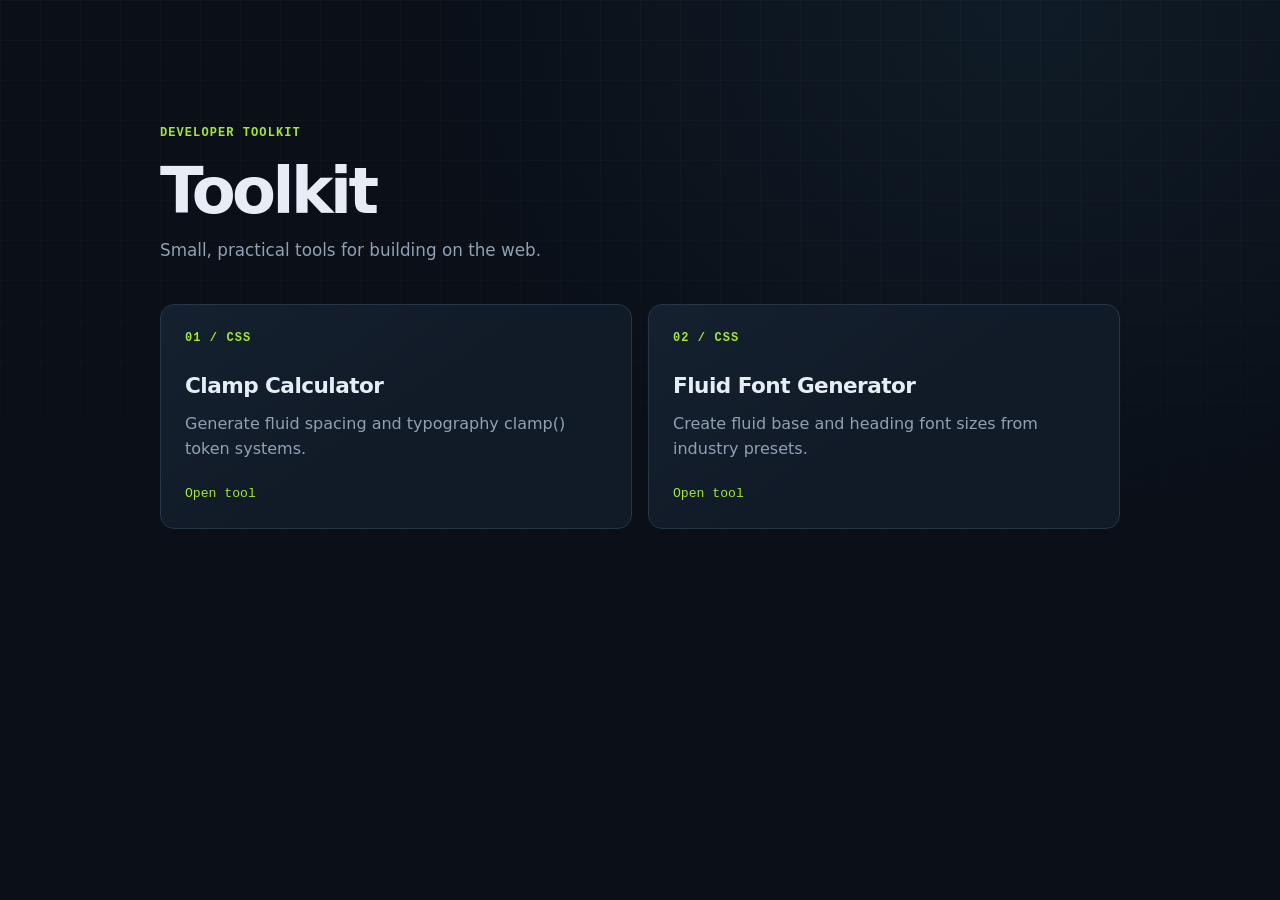
<file: index.html>
<!doctype html>
<html lang="en">
  <head>
    <meta charset="UTF-8" />
    <meta name="viewport" content="width=device-width, initial-scale=1.0" />
    <meta name="theme-color" content="#0a0f18" />
    <meta name="apple-mobile-web-app-capable" content="yes" />
    <meta name="apple-mobile-web-app-title" content="Toolkit" />
    <meta name="apple-mobile-web-app-status-bar-style" content="black-translucent" />
    <title>Toolkit</title>
    <link rel="icon" href="./assets/favicon.ico" sizes="any" />
    <link rel="manifest" href="./manifest.webmanifest" />
    <link rel="apple-touch-icon" href="./assets/pwa-icons/toolkit-apple-touch.png" />
    <link rel="stylesheet" href="./assets/css/style.css" />
    <script src="./assets/js/pwa.js" defer></script>
  </head>
  <body>
    <main class="site-shell">
      <header class="page-header">
        <p class="eyebrow">Developer toolkit</p>
        <h1>Toolkit</h1>
        <p class="page-intro">Small, practical tools for building on the web.</p>
      </header>

      <section class="tool-grid" aria-label="Available tools">
        <a class="tool-card" href="./clampCalculator/index.html">
          <span class="tool-card__index">01 / CSS</span>
          <span class="tool-card__title">Clamp Calculator</span>
          <span class="tool-card__description">
            Generate fluid spacing and typography clamp() token systems.
          </span>
          <span class="tool-card__action">Open tool</span>
        </a>
        <a class="tool-card" href="./fluidFontGenerator/index.html">
          <span class="tool-card__index">02 / CSS</span>
          <span class="tool-card__title">Fluid Font Generator</span>
          <span class="tool-card__description">
            Create fluid base and heading font sizes from industry presets.
          </span>
          <span class="tool-card__action">Open tool</span>
        </a>
      </section>
    </main>
  </body>
</html>
</file>
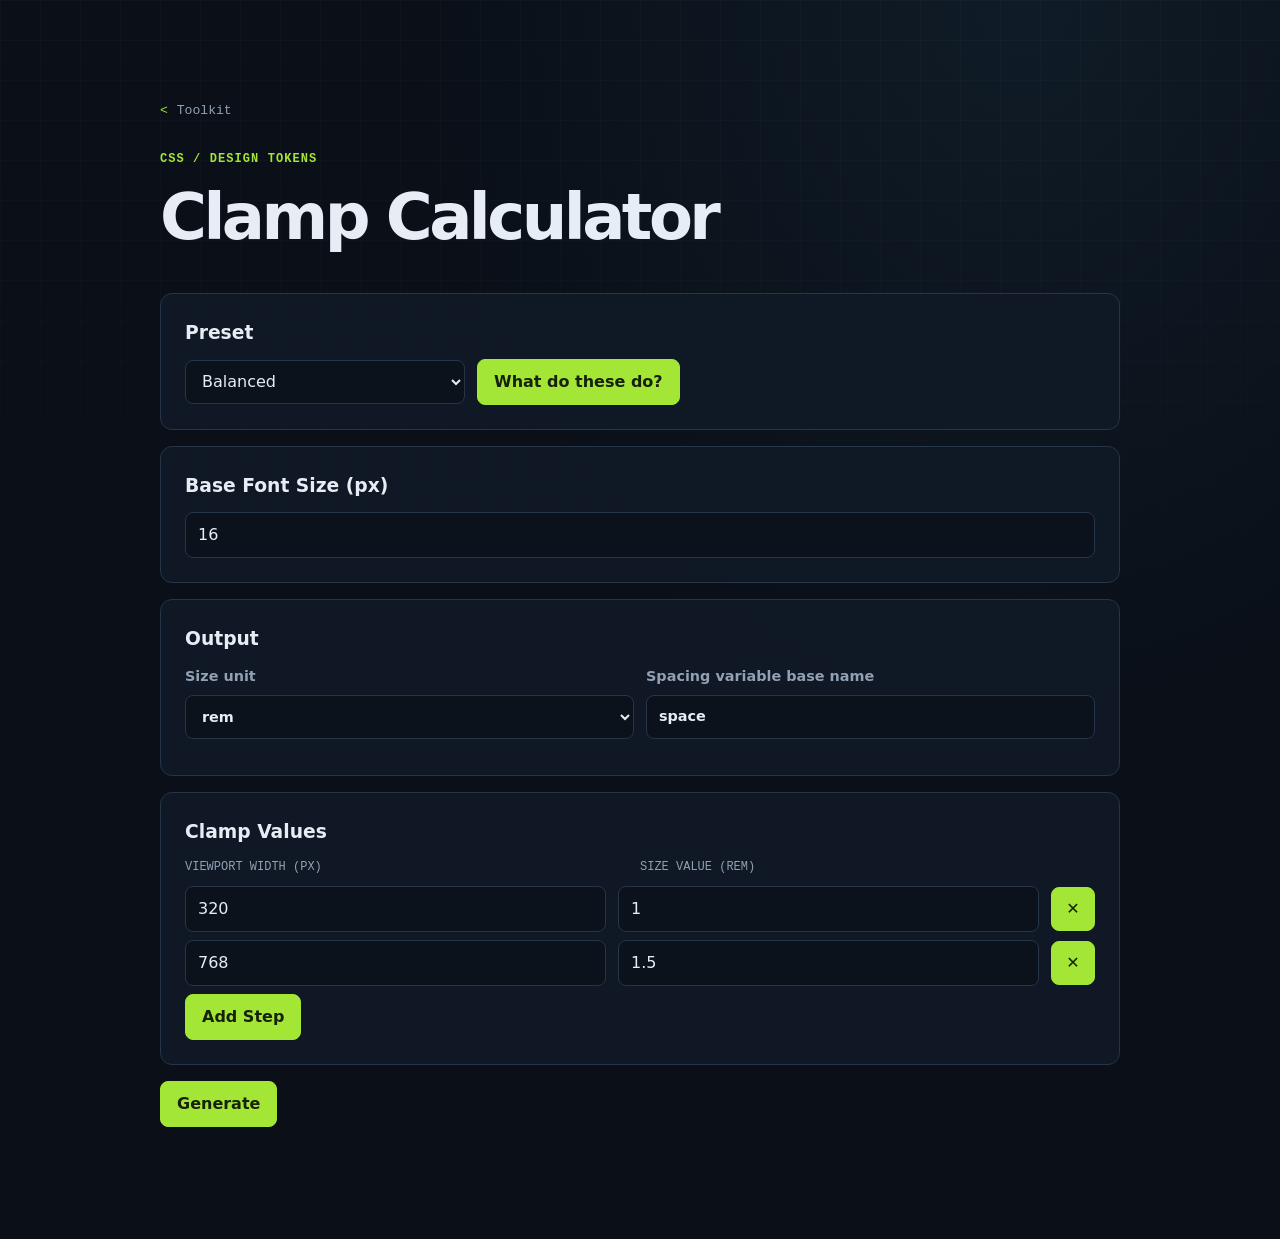
<file: clampCalculator/index.html>
<!doctype html>
<html lang="en">
  <head>
    <meta charset="UTF-8" />
    <meta name="viewport" content="width=device-width, initial-scale=1.0" />
    <meta name="theme-color" content="#0a0f18" />
    <meta name="apple-mobile-web-app-capable" content="yes" />
    <meta name="apple-mobile-web-app-title" content="Toolkit" />
    <meta name="apple-mobile-web-app-status-bar-style" content="black-translucent" />
    <title>Clamp Calculator</title>

    <link rel="icon" href="../assets/favicon.ico" sizes="any" />
    <link rel="manifest" href="../manifest.webmanifest" />
    <link rel="apple-touch-icon" href="../assets/pwa-icons/toolkit-apple-touch.png" />
    <link rel="stylesheet" href="../assets/css/style.css" />
    <script src="../assets/js/pwa.js" defer></script>
  </head>

  <body>
    <main class="site-shell">
      <a class="breadcrumb" href="../index.html">Toolkit</a>
      <header class="page-header">
        <p class="eyebrow">CSS / Design tokens</p>
        <h1>Clamp Calculator</h1>
      </header>

      <!-- PRESET -->
      <div class="section">
        <h3>Preset</h3>
        <div class="preset-wrapper">
          <select id="preset">
            <option value="compact">Compact</option>
            <option value="balanced" selected>Balanced</option>
            <option value="wide">Wide</option>
          </select>
          <button onclick="openPresetModal()">What do these do?</button>
        </div>
      </div>

      <!-- BASE FONT -->
      <div class="section">
        <h3>Base Font Size (px)</h3>
        <input type="number" id="base" value="16" />
      </div>

      <!-- OUTPUT OPTIONS -->
      <div class="section">
        <h3>Output</h3>
        <div class="field-grid">
          <label
            >Size unit
            <select id="unit" onchange="updateUnitLabel()">
              <option value="rem">rem</option>
              <option value="px">px</option>
            </select>
          </label>
          <label
            >Spacing variable base name
            <input type="text" id="spaceName" value="space" spellcheck="false" />
          </label>
        </div>
      </div>

      <!-- INPUT -->
      <div class="section">
        <h3>Clamp Values</h3>
        <div class="titles">
          <h4>Viewport Width (px)</h4>
          <h4 id="sizeTitle">Size Value (rem)</h4>
        </div>
        <div id="points"></div>
        <button onclick="addRow()">Add Step</button>
      </div>

      <button class="generate-button" onclick="generate()">Generate</button>

      <div id="output" class="section output-container"></div>

      <div id="presetModal" class="modal hidden">
        <div class="modal-content">
          <button class="close-btn" onclick="closePresetModal()">✕</button>

          <div class="modal-content-inner">
            <h2>Preset Behavior Explained</h2>

            <p>
              Presets do NOT change breakpoints or structure. They only adjust
              the intensity of scaling across the system.
            </p>

            <hr />

            <h3>Compact</h3>
            <ul>
              <li>Reduces spacing growth (0.85×)</li>
              <li>Flatter, denser scaling curve</li>
            </ul>

            <h3>Balanced (Default)</h3>
            <ul>
              <li>No scaling modification (1×)</li>
              <li>Pure interpolation between breakpoints</li>
            </ul>

            <h3>Wide</h3>
            <ul>
              <li>Increases spacing growth (1.2×)</li>
              <li>More aggressive responsive scaling</li>
            </ul>

            <hr />

            <p>
              ⚠️ Presets affect slope magnitude only — not the math model itself.
            </p>
          </div>
        </div>
      </div>
    </main>

    <script>
      // ----------------------
      // STATE
      // ----------------------
      const presets = {
        compact: { space: 0.85 },
        balanced: { space: 1 },
        wide: { space: 1.2 },
      };

      // init
      addRow(320, 1);
      addRow(768, 1.5);

      function base() {
        return parseFloat(document.getElementById("base").value);
      }

      function rem(px) {
        return px / base();
      }

      function unit() {
        return document.getElementById("unit").value;
      }

      function varBase(id, fallback) {
        const cleaned = document
          .getElementById(id)
          .value.trim()
          .replace(/^-+/, "")
          .replace(/[^a-zA-Z0-9_-]+/g, "-");
        return `--${cleaned || fallback}`;
      }

      function updateUnitLabel() {
        document.getElementById("sizeTitle").textContent =
          `Size Value (${unit()})`;
      }

      function addRow(px = 1024, val = 2) {
        const el = document.createElement("div");
        el.className = "row";
        el.innerHTML = `
        <input type="number" value="${px}">
        <input type="number" value="${val}">
        <button onclick="this.parentElement.remove()">✕</button>
    `;
        document.getElementById("points").appendChild(el);
      }

      // ----------------------
      // GENERATE CORE
      // ----------------------
      function generate() {
        const preset = presets[document.getElementById("preset").value];

        const rows = [...document.querySelectorAll("#points .row")];
        const u = unit();
        const spaceBase = varBase("spaceName", "space");

        // `rem` holds the viewport position in the selected unit (px or rem)
        const points = rows
          .map((r) => ({
            px: +r.children[0].value,
            val: +r.children[1].value,
            rem: u === "px" ? +r.children[0].value : rem(+r.children[0].value),
          }))
          .filter((p) => !isNaN(p.px) && !isNaN(p.val) && !isNaN(p.rem))
          .sort((a, b) => a.px - b.px);
        let spaceTokens = [];

        for (let i = 0; i < points.length - 1; i++) {
          const a = points[i];
          const b = points[i + 1];

          // =========================
          // SPACING SYSTEM
          // =========================
          const mSpace = (b.val - a.val) / (b.rem - a.rem);
          const bSpace = a.val - mSpace * a.rem;
          const vwSpace = mSpace * 100 * preset.space;

          spaceTokens.push({
            name: `${spaceBase}-${i + 1}`,
            clamp: `clamp(
  ${a.val}${u},
  calc(${vwSpace.toFixed(4)}vw + ${bSpace.toFixed(4)}${u}),
  ${b.val}${u}
)`,

            breakdown: {
              steps: [
                {
                  title: u === "px" ? "Viewport positions" : "px → rem conversion",
                  formula:
                    u === "px" ? "x = viewport px" : "rem = px ÷ baseFontSize",
                  explanation:
                    u === "px"
                      ? `A: ${a.px}px
B: ${b.px}px`
                      : `A: ${a.px}px ÷ base = ${a.rem.toFixed(4)}rem
B: ${b.px}px ÷ base = ${b.rem.toFixed(4)}rem`,
                },

                {
                  title: "Slope (m)",
                  formula: "m = (y₂ - y₁) ÷ (x₂ - x₁)",
                  explanation: `m = (${b.val} - ${a.val}) ÷ (${b.rem.toFixed(4)} - ${a.rem.toFixed(4)})
m = ${mSpace.toFixed(6)}`,
                },

                {
                  title: "Intercept (b)",
                  formula: "b = y₁ - m × x₁",
                  explanation: `b = ${a.val} - (${mSpace.toFixed(6)} × ${a.rem.toFixed(4)})
b = ${bSpace.toFixed(6)}`,
                },

                {
                  title: "VW conversion",
                  formula: "vw = m × 100 × multiplier",
                  explanation: `vw = ${mSpace.toFixed(6)} × 100 × ${preset.space}
vw = ${vwSpace.toFixed(4)}vw`,
                },

                {
                  title: "Final clamp",
                  formula: "clamp(min, calc(vw + b), max)",
                  explanation: `clamp(${a.val}${u}, calc(${vwSpace.toFixed(4)}vw + ${bSpace.toFixed(6)}${u}), ${b.val}${u})`,
                },
              ],
            },
          });
        }

        render(spaceTokens);
      }
      // ----------------------
      // RENDER
      // ----------------------
      function render(space) {
        const spaceWrap = document.getElementById("spaceRoot")?.checked ?? true;

        const spaceCSS = space
          .map((t) => `  ${t.name}: ${t.clamp};`)
          .join("\n");

        const spaceOut = spaceWrap ? `:root {\n${spaceCSS}\n}` : spaceCSS;

        document.getElementById("output").innerHTML = `

<h2>Spacing Tokens</h2>
<label><input type="checkbox" id="spaceRoot" ${spaceWrap ? "checked" : ""} onchange="generate()"> :root wrapper</label>

<div class="copy-box">
<pre id="spaceCode">${spaceOut}</pre>
<button onclick="copy('spaceCode')">Copy</button>
</div>

<details class="accordion">
<summary>Spacing Breakdown</summary>
<div class="accordion__body">

${space
  .map(
    (t, i) => `
<div class="section">
<strong>Space ${i + 1}</strong><br><br>

${t.breakdown.steps
  .map(
    (step) => `
<b>${step.title}</b><br>
Formula: <code>${step.formula}</code><br>
<pre>${step.explanation}</pre><br>
`,
  )
  .join("")}

</div>
`,
  )
  .join("")}
</div>
</details>
`;
      }

      // ----------------------
      // UI helpers
      // ----------------------
      function presetSelect() {
        return document.getElementById("preset");
      }

      function copy(id) {
        navigator.clipboard.writeText(document.getElementById(id).innerText);
      }

      function openPresetModal() {
        document.getElementById("presetModal").classList.remove("hidden");
      }

      function closePresetModal() {
        document.getElementById("presetModal").classList.add("hidden");
      }

      // click outside to close
      document.addEventListener("click", (e) => {
        const modal = document.getElementById("presetModal");
        if (e.target === modal) {
          closePresetModal();
        }
      });
    </script>
  </body>
</html>
</file>
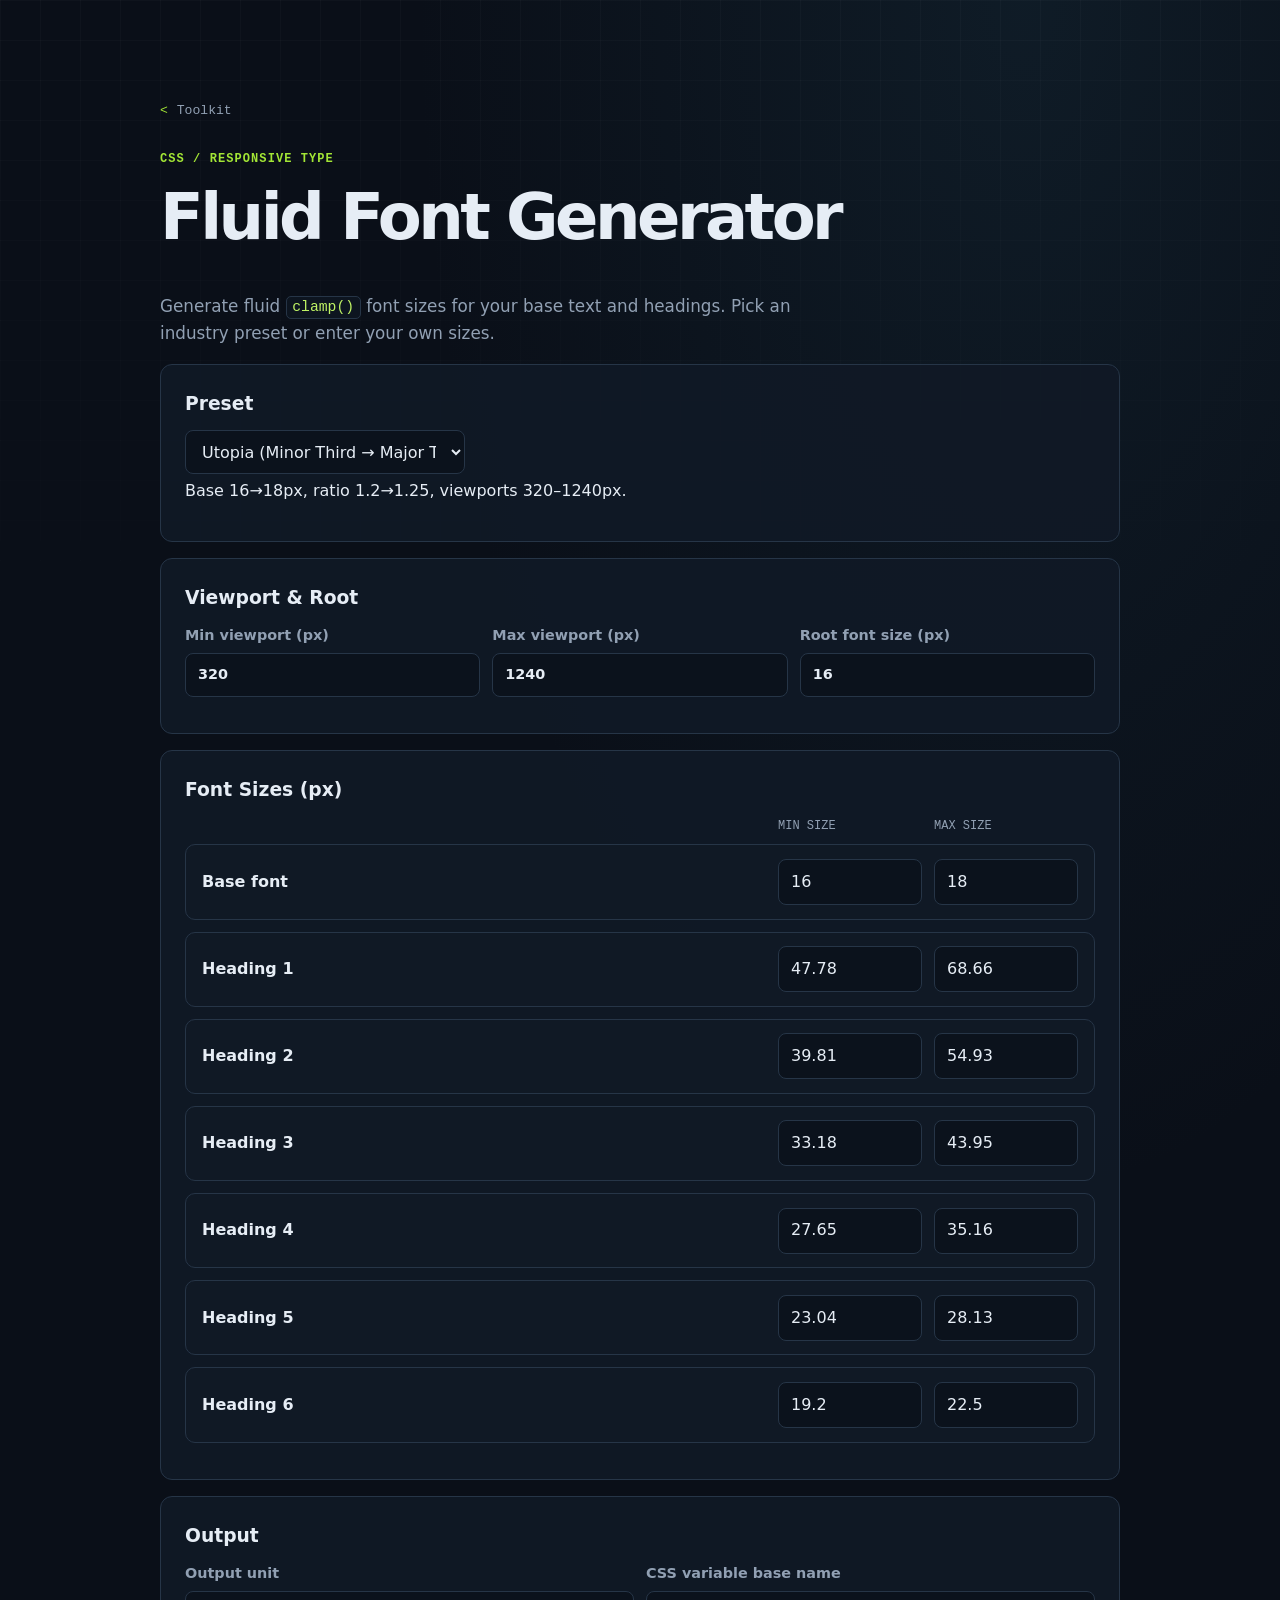
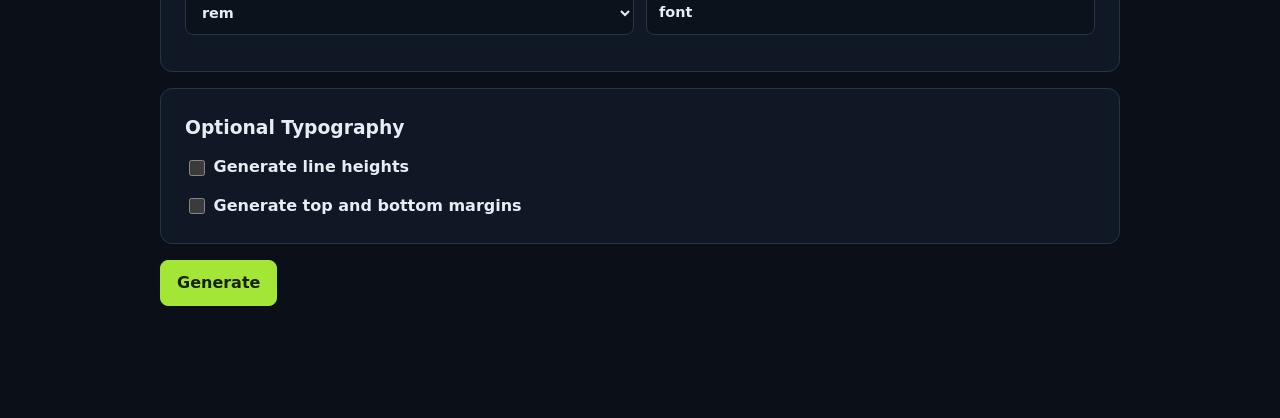
<file: fluidFontGenerator/index.html>
<!doctype html>
<html lang="en">
  <head>
    <meta charset="UTF-8" />
    <meta name="viewport" content="width=device-width, initial-scale=1.0" />
    <meta name="theme-color" content="#0a0f18" />
    <meta name="apple-mobile-web-app-capable" content="yes" />
    <meta name="apple-mobile-web-app-title" content="Toolkit" />
    <meta name="apple-mobile-web-app-status-bar-style" content="black-translucent" />
    <title>Fluid Font Generator</title>
    <link rel="icon" href="../assets/favicon.ico" sizes="any" />
    <link rel="manifest" href="../manifest.webmanifest" />
    <link rel="apple-touch-icon" href="../assets/pwa-icons/toolkit-apple-touch.png" />
    <link rel="stylesheet" href="../assets/css/style.css" />
    <style>
      /* Mirror .form-group's layout so titles sit above the inputs */
      .sizes-titles {
        grid-template-columns: minmax(0, 1fr) minmax(0, 300px);
        gap: 1rem;
        padding: 0 calc(1rem + 1px);
      }
      .sizes-titles__cols,
      #sizes .row {
        display: grid;
        grid-template-columns: minmax(0, 1fr) minmax(0, 1fr);
        gap: 0.75rem;
      }
      #sizes .row {
        margin-bottom: 0;
      }
      @media (max-width: 600px) {
        .sizes-titles {
          grid-template-columns: 1fr;
        }
        .sizes-titles > span {
          display: none;
        }
      }
    </style>
    <script src="../assets/js/pwa.js" defer></script>
  </head>

  <body>
    <main class="site-shell">
      <a class="breadcrumb" href="../index.html">Toolkit</a>
      <header class="page-header">
        <p class="eyebrow">CSS / Responsive type</p>
        <h1>Fluid Font Generator</h1>
      </header>

      <p class="page-intro">
        Generate fluid <code>clamp()</code> font sizes for your base text and
        headings. Pick an industry preset or enter your own sizes.
      </p>

      <div class="section">
        <h3>Preset</h3>
        <div class="preset-wrapper">
          <select id="preset" aria-label="Font preset">
            <option value="custom">Custom</option>
          </select>
        </div>
        <p id="presetNote" class="type-sample"></p>
      </div>

      <div class="section">
        <h3>Viewport &amp; Root</h3>
        <div class="field-grid">
          <label>Min viewport (px)<input type="number" id="minViewport" value="320" /></label>
          <label>Max viewport (px)<input type="number" id="maxViewport" value="1240" /></label>
          <label>Root font size (px)<input type="number" id="rootSize" value="16" /></label>
        </div>
      </div>

      <div class="section">
        <h3>Font Sizes (px)</h3>
        <div class="titles sizes-titles">
          <span></span>
          <div class="sizes-titles__cols">
            <h4>Min size</h4>
            <h4>Max size</h4>
          </div>
        </div>
        <div id="sizes"></div>
      </div>

      <div class="section">
        <h3>Output</h3>
        <div class="field-grid">
          <label
            >Output unit
            <select id="unit">
              <option value="rem">rem</option>
              <option value="px">px</option>
            </select>
          </label>
          <label
            >CSS variable base name
            <input type="text" id="baseName" value="font" spellcheck="false" />
          </label>
        </div>
      </div>

      <div class="section">
        <h3>Optional Typography</h3>
        <label><input type="checkbox" id="includeLineHeight" /> Generate line heights</label>
        <div id="lineHeightOptions" class="typography-options" hidden>
          <div class="field-grid">
            <label>Line-height multiplier
              <input type="number" id="lineHeight" value="1.2" min="0.01" step="0.01" />
            </label>
          </div>
          <p class="option-note">Applied to every font as an em value (for example, 1.2 produces 1.2em).</p>
        </div>
        <label><input type="checkbox" id="includeMargins" /> Generate top and bottom margins</label>
        <div id="marginOptions" class="typography-options" hidden>
          <div class="field-grid">
            <label>Margin values
              <select id="marginMode">
                <option value="preset">Use font preset margins</option>
                <option value="custom">Custom fluid margins</option>
              </select>
            </label>
            <label>Margin variable base name
              <input type="text" id="marginBaseName" value="margin" spellcheck="false" />
            </label>
          </div>
          <p id="marginNote" class="option-note"></p>
          <p class="option-note">Preset references: <a href="https://getbootstrap.com/docs/5.3/content/reboot/#headings">Bootstrap Reboot</a> and <a href="https://tailwindcss.com/docs/preflight">Tailwind Preflight</a>.</p>
          <div id="marginInputs" hidden>
            <p class="option-note">Enter non-negative pixel values at the minimum and maximum viewports.</p>
            <div id="margins"></div>
          </div>
        </div>
      </div>

      <button id="generate" class="generate-button">Generate</button>

      <div id="output" class="output" hidden></div>
    </main>

    <script>
      const STEPS = [
        { key: "base", label: "Base font", name: "--font-base" },
        { key: "h1", label: "Heading 1", name: "--font-h1" },
        { key: "h2", label: "Heading 2", name: "--font-h2" },
        { key: "h3", label: "Heading 3", name: "--font-h3" },
        { key: "h4", label: "Heading 4", name: "--font-h4" },
        { key: "h5", label: "Heading 5", name: "--font-h5" },
        { key: "h6", label: "Heading 6", name: "--font-h6" },
      ];

      const r2 = (n) => Math.round(n * 100) / 100;

      // h6 = base × ratio, up to h1 = base × ratio^6
      function scale(base, ratio) {
        const out = { base: r2(base) };
        ["h6", "h5", "h4", "h3", "h2", "h1"].forEach((k, i) => {
          out[k] = r2(base * Math.pow(ratio, i + 1));
        });
        return out;
      }

      const PRESETS = {
        utopia: {
          label: "Utopia (Minor Third → Major Third)",
          note: "Base 16→18px, ratio 1.2→1.25, viewports 320–1240px.",
          viewport: [320, 1240],
          min: scale(16, 1.2),
          max: scale(18, 1.25),
        },
        minorThird: {
          label: "Minor Third (1.2)",
          note: "Base 16→18px with a constant 1.2 ratio.",
          viewport: [320, 1240],
          min: scale(16, 1.2),
          max: scale(18, 1.2),
        },
        majorThird: {
          label: "Major Third (1.25)",
          note: "Base 16→18px with a constant 1.25 ratio.",
          viewport: [320, 1240],
          min: scale(16, 1.25),
          max: scale(18, 1.25),
        },
        perfectFourth: {
          label: "Perfect Fourth (1.333)",
          note: "Base 16→20px with a constant 1.333 ratio.",
          viewport: [320, 1240],
          min: scale(16, 1.333),
          max: scale(20, 1.333),
        },
        bootstrap: {
          label: "Bootstrap 5",
          note: "Bootstrap's heading sizes (h1 2.5rem … h6 1rem), scaled down on small screens.",
          viewport: [576, 1200],
          min: { base: 16, h1: 22, h2: 20, h3: 18, h4: 16, h5: 16, h6: 16 },
          max: { base: 16, h1: 40, h2: 32, h3: 28, h4: 24, h5: 20, h6: 16 },
        },
        tailwind: {
          label: "Tailwind CSS",
          note: "Base text-base, headings text-4xl … text-lg, scaled down on small screens.",
          viewport: [640, 1280],
          min: { base: 16, h1: 30, h2: 24, h3: 20, h4: 18, h5: 16, h6: 14 },
          max: { base: 16, h1: 36, h2: 30, h3: 24, h4: 20, h5: 18, h6: 16 },
        },
        material: {
          label: "Material Design 3",
          note: "Body large 16px with headline sizes (small → large).",
          viewport: [360, 1440],
          min: { base: 16, h1: 32, h2: 28, h3: 24, h4: 22, h5: 20, h6: 16 },
          max: { base: 16, h1: 57, h2: 45, h3: 36, h4: 32, h5: 28, h6: 24 },
        },
      };

      const $ = (id) => document.getElementById(id);

      // Build form
      $("sizes").innerHTML = STEPS.map(
        (s) => `
        <div class="form-group">
          <label for="min-${s.key}">${s.label}</label>
          <div class="row">
            <input type="number" id="min-${s.key}" step="0.01" aria-label="${s.label} min px" />
            <input type="number" id="max-${s.key}" step="0.01" aria-label="${s.label} max px" />
          </div>
        </div>`,
      ).join("");

      $("margins").innerHTML = STEPS.map(
        (s) => `
        <div class="form-group">
          <strong>${s.label}</strong>
          <div class="margin-fields">
            ${["top", "bottom"].map((side) => `
              <label>${side === "top" ? "Top" : "Bottom"} min (px)
                <input type="number" id="margin-${s.key}-${side}-min" aria-label="${s.label} ${side} margin min px" min="0" step="0.01" value="0" />
              </label>
              <label>${side === "top" ? "Top" : "Bottom"} max (px)
                <input type="number" id="margin-${s.key}-${side}-max" aria-label="${s.label} ${side} margin max px" min="0" step="0.01" value="0" />
              </label>`).join("")}
          </div>
        </div>`,
      ).join("");

      const previewColors = { lineHeight: false, margins: false };
      let rootWrapper = true;
      let previewViewport;

      function updateOptions() {
        $("lineHeightOptions").hidden = !$("includeLineHeight").checked;
        $("marginOptions").hidden = !$("includeMargins").checked;
        $("marginInputs").hidden = $("marginMode").value !== "custom";
        const preset = $("preset").value;
        $("marginNote").textContent = $("marginMode").value === "custom"
          ? "Custom values interpolate between the viewport endpoints."
          : preset === "bootstrap"
            ? "Bootstrap Reboot: zero top margin; bottom margin is 1rem for paragraphs and 0.5rem for headings."
            : preset === "tailwind"
              ? "Tailwind Preflight removes the default margins from paragraphs and headings."
              : "Suggested fallback: zero top margin; 1rem bottom for base text and 0.5rem for headings. This is not a preset standard.";
      }

      Object.entries(PRESETS).forEach(([key, p]) => {
        $("preset").add(new Option(p.label, key));
      });

      function applyPreset(key) {
        const p = PRESETS[key];
        $("presetNote").textContent = p ? p.note : "Enter your own values.";
        updateOptions();
        if (!p) return;
        $("minViewport").value = p.viewport[0];
        $("maxViewport").value = p.viewport[1];
        STEPS.forEach((s) => {
          $(`min-${s.key}`).value = p.min[s.key];
          $(`max-${s.key}`).value = p.max[s.key];
        });
      }

      $("preset").addEventListener("change", (e) => {
        applyPreset(e.target.value);
        if (!$("output").hidden) generate();
      });

      // Switch to Custom when the user edits a value manually
      document.addEventListener("input", (e) => {
        if (
          e.target.id !== "preset" &&
          !["unit", "baseName"].includes(e.target.id) &&
          (e.target.closest("#sizes") ||
            ["minViewport", "maxViewport", "rootSize"].includes(e.target.id))
        ) {
          $("preset").value = "custom";
          $("presetNote").textContent = "Enter your own values.";
          updateOptions();
        }
      });

      const sign = (n) => (n >= 0 ? "+" : "-");

      function varBase(id, fallback) {
        const cleaned = $(id)
          .value.trim()
          .replace(/^-+/, "")
          .replace(/[^a-zA-Z0-9_-]+/g, "-");
        return `--${cleaned || fallback}`;
      }

      ["unit", "baseName"].forEach((id) =>
        $(id).addEventListener("input", () => {
          if (!$("output").hidden) generate();
        }),
      );

      ["includeLineHeight", "includeMargins", "marginMode"].forEach((id) =>
        $(id).addEventListener("change", () => {
          updateOptions();
          if (!$("output").hidden) generate();
        }),
      );
      ["lineHeight", "marginBaseName", "margins"].forEach((id) =>
        $(id).addEventListener("input", () => {
          if (!$("output").hidden) generate();
        }),
      );

      function fluidValue(min, max, minVp, maxVp, root, unit) {
        const slope = (max - min) / (maxVp - minVp);
        const intercept = (min - slope * minVp) / (unit === "rem" ? root : 1);
        const divisor = unit === "rem" ? root : 1;
        const round = (n) => Number(n.toFixed(4));
        const start = round(Math.min(min, max) / divisor);
        const end = round(Math.max(min, max) / divisor);
        const offset = round(intercept);
        return `clamp(${start}${unit}, calc(${round(slope * 100)}vw ${sign(offset)} ${Math.abs(offset)}${unit}), ${end}${unit})`;
      }

      function previewValue(value, root) {
        return value
          .replace(/(-?\d*\.?\d+)rem\b/g, (_, number) => `${Number(number) * root}px`)
          .replace(/vw\b/g, "cqw");
      }

      function setupPreview(minVp, maxVp) {
        const ruler = $("previewRuler");
        const frame = $("previewFrame");
        const handle = $("previewHandle");
        const readout = $("previewWidth");

        previewViewport = Math.min(maxVp, Math.max(minVp, previewViewport ?? maxVp));

        function renderPreview() {
          frame.style.width = `${previewViewport}px`;
          const fraction = (previewViewport - minVp) / (maxVp - minVp);
          ruler.style.setProperty("--preview-position", `${fraction * 100}%`);
          ruler.style.setProperty("--preview-offset", `${-fraction * 100}%`);
          handle.setAttribute("aria-valuenow", previewViewport);
          handle.setAttribute("aria-valuetext", `${previewViewport} pixels`);
          readout.textContent = `${previewViewport} px`;
        }

        function setViewport(value) {
          previewViewport = Math.min(maxVp, Math.max(minVp, Math.round(value * 100) / 100));
          renderPreview();
        }

        ruler.addEventListener("pointerdown", (event) => {
          if (event.button !== 0) return;
          event.preventDefault();
          handle.focus();
          const bounds = ruler.getBoundingClientRect();
          const travel = bounds.width - handle.offsetWidth;
          if (travel <= 0) return;
          if (!handle.contains(event.target)) {
            setViewport(minVp + (event.clientX - bounds.left - handle.offsetWidth / 2) / travel * (maxVp - minVp));
          }
          const startX = event.clientX;
          const startViewport = previewViewport;
          ruler.setPointerCapture(event.pointerId);
          function move(moveEvent) {
            setViewport(startViewport + (moveEvent.clientX - startX) / travel * (maxVp - minVp));
          }
          function end() {
            ruler.removeEventListener("pointermove", move);
            ruler.removeEventListener("pointerup", end);
            ruler.removeEventListener("pointercancel", end);
            ruler.removeEventListener("lostpointercapture", end);
          }
          ruler.addEventListener("pointermove", move);
          ruler.addEventListener("pointerup", end);
          ruler.addEventListener("pointercancel", end);
          ruler.addEventListener("lostpointercapture", end);
        });
        handle.addEventListener("keydown", (event) => {
          const step = event.shiftKey ? 10 : 1;
          const values = {
            ArrowLeft: previewViewport - step,
            ArrowDown: previewViewport - step,
            ArrowRight: previewViewport + step,
            ArrowUp: previewViewport + step,
            PageDown: previewViewport - (maxVp - minVp) / 10,
            PageUp: previewViewport + (maxVp - minVp) / 10,
            Home: minVp,
            End: maxVp,
          };
          if (Object.hasOwn(values, event.key)) {
            event.preventDefault();
            setViewport(values[event.key]);
          }
        });
        renderPreview();
      }

      function generate() {
        const minVp = parseFloat($("minViewport").value);
        const maxVp = parseFloat($("maxViewport").value);
        const root = parseFloat($("rootSize").value);
        const out = $("output");
        out.hidden = false;

        if (!(root > 0) || !(maxVp > minVp) || !(minVp >= 0)) {
          out.innerHTML =
            "<p>Enter a root size above 0 and a max viewport larger than the min viewport.</p>";
          return;
        }

        const minVpRem = minVp / root;
        const maxVpRem = maxVp / root;

        const unit = $("unit").value;
        const prefix = varBase("baseName", "font");
        const includeLineHeight = $("includeLineHeight").checked;
        const includeMargins = $("includeMargins").checked;
        const lineHeight = Number($("lineHeight").value);
        if (includeLineHeight && (!$("lineHeight").value || !Number.isFinite(lineHeight) || lineHeight <= 0)) {
          out.innerHTML = "<p role=\"alert\">Enter a line-height multiplier above 0.</p>";
          return;
        }
        const marginPrefix = varBase("marginBaseName", "margin");
        const margins = {};
        if (includeMargins) {
          for (const s of STEPS) {
            margins[s.key] = {};
            for (const side of ["top", "bottom"]) {
              let min;
              let max;
              if ($("marginMode").value === "custom") {
                const minInput = $(`margin-${s.key}-${side}-min`);
                const maxInput = $(`margin-${s.key}-${side}-max`);
                min = Number(minInput.value);
                max = Number(maxInput.value);
                if (!minInput.value || !maxInput.value || !Number.isFinite(min) || !Number.isFinite(max) || min < 0 || max < 0) {
                  out.innerHTML = `<p role="alert">Enter non-negative ${side} margin values for ${s.label} at both viewports.</p>`;
                  return;
                }
              } else {
                min = max = side === "top" || $("preset").value === "tailwind"
                  ? 0
                  : root * (s.key === "base" ? 1 : 0.5);
              }
              margins[s.key][side] = fluidValue(min, max, minVp, maxVp, root, unit);
            }
          }
        }
        const tokens = [];
        for (const s of STEPS) {
          const minPx = parseFloat($(`min-${s.key}`).value);
          const maxPx = parseFloat($(`max-${s.key}`).value);
          if (isNaN(minPx) || isNaN(maxPx)) continue;

          const minRem = minPx / root;
          const maxRem = maxPx / root;
          const slope = (maxRem - minRem) / (maxVpRem - minVpRem);
          const vw = slope * 100;
          const intercept = minRem - slope * minVpRem;
          const rVw = Number(vw.toFixed(4));
          const rInt = Number(intercept.toFixed(4));
          const rMin = Number(minRem.toFixed(4));
          const rMax = Number(maxRem.toFixed(4));

          // px output scales the rem values back by the root size
          const k = unit === "px" ? root : 1;
          const oMin = Number((minRem * k).toFixed(4));
          const oMax = Number((maxRem * k).toFixed(4));
          const oInt = Number((intercept * k).toFixed(4));
          const clamp = `clamp(${oMin}${unit}, calc(${rVw}vw ${sign(oInt)} ${Math.abs(oInt)}${unit}), ${oMax}${unit})`;

          const minCheck = (vw * (minVp / 100)) / root + intercept;
          const maxCheck = (vw * (maxVp / 100)) / root + intercept;

          tokens.push({
            ...s,
            name: `${prefix}-${s.key}`,
            clamp,
            minPx,
            maxPx,
            html: `
<div class="step">
  <strong>${s.label} (${minPx}px → ${maxPx}px)</strong><br><br>
  <strong>1. Convert to rem</strong> (px ÷ root)<br>
  ${minVp}px ÷ ${root} = ${minVpRem.toFixed(4)}rem, ${maxVp}px ÷ ${root} = ${maxVpRem.toFixed(4)}rem<br>
  ${minPx}px ÷ ${root} = ${minRem.toFixed(4)}rem, ${maxPx}px ÷ ${root} = ${maxRem.toFixed(4)}rem<br><br>
  <strong>2. Slope</strong> = (maxSize - minSize) ÷ (maxViewportRem - minViewportRem)<br>
  = (${maxRem.toFixed(4)} - ${minRem.toFixed(4)}) ÷ (${maxVpRem.toFixed(4)} - ${minVpRem.toFixed(4)}) = ${slope.toFixed(6)}<br><br>
  <strong>3. vw coefficient</strong> = slope × 100 = ${rVw}<br><br>
  <strong>4. Intercept</strong> = minSize - (slope × minViewportRem)<br>
  = ${minRem.toFixed(4)} - (${slope.toFixed(6)} × ${minVpRem.toFixed(4)}) = ${rInt}rem<br><br>
  <strong>5. Clamp</strong><br>${clamp}<br><br>
  <strong>Verification</strong><br>
  At ${minVp}px: ${minCheck.toFixed(4)}rem ${Math.abs(minCheck - minRem) < 0.0001 ? "✅" : "❌"}<br>
  At ${maxVp}px: ${maxCheck.toFixed(4)}rem ${Math.abs(maxCheck - maxRem) < 0.0001 ? "✅" : "❌"}
</div>`,
          });
        }

        const vars = tokens.flatMap((t) => [
          `  ${t.name}: ${t.clamp};`,
          ...(includeLineHeight ? [`  ${t.name}-line-height: ${lineHeight}em;`] : []),
          ...(includeMargins ? ["top", "bottom"].map((side) =>
            `  ${marginPrefix}-${t.key}-${side}: ${margins[t.key][side]};`) : []),
        ]).join("\n");
        const css = rootWrapper ? `:root {\n${vars}\n}` : vars;

        out.innerHTML = `
<h2>Generated Font Sizes</h2>
<label><input type="checkbox" id="rootWrap" ${rootWrapper ? "checked" : ""}> :root wrapper</label>
${includeLineHeight || includeMargins ? `<p class="option-note">Use the generated variables in your font-size${includeLineHeight ? ", line-height" : ""}${includeMargins ? ", margin-top, and margin-bottom" : ""} declarations.${includeLineHeight ? " Apply line-height em values directly to each text element." : ""}</p>` : ""}
<div class="copy-box">
  <pre id="cssOutput"></pre>
  <button type="button" id="copyBtn">Copy</button>
</div>

<h2>Preview</h2>
${includeLineHeight ? `<label class="preview-toggle"><input type="checkbox" id="showLineHeight" ${previewColors.lineHeight ? "checked" : ""}> Highlight line-height area (blue)</label>` : ""}
${includeMargins ? `<label class="preview-toggle"><input type="checkbox" id="showMargins" ${previewColors.margins ? "checked" : ""}> Highlight margin areas (orange)</label>` : ""}
<div class="preview-toolbar">
  <span>Emulated viewport: <strong id="previewWidth"></strong></span>
  <span>Drag the control or use arrow keys to resize. The preview is actual size; scroll it horizontally to see the rest.</span>
</div>
<div id="previewRuler" class="preview-ruler">
  <button type="button" id="previewHandle" class="preview-handle" role="slider" aria-label="Emulated viewport width" aria-orientation="horizontal" aria-valuemin="${minVp}" aria-valuemax="${maxVp}"><span aria-hidden="true"></span></button>
</div>
<div class="preview-limits" aria-hidden="true">
  <span>${minVp} px</span><span>${maxVp} px</span>
</div>
<div id="previewStage" class="preview-stage">
<div id="previewFrame" class="preview-frame">
<div id="preview">
${tokens
  .map(
    (t) =>
      `<div class="preview-sample${includeMargins && previewColors.margins ? " preview-sample--margin" : ""}">
        <div class="type-sample${includeLineHeight && previewColors.lineHeight ? " type-sample--line-height" : ""}" style="font-size:${previewValue(t.clamp, root)};line-height:${includeLineHeight ? `${lineHeight}em` : "1.2"};${includeMargins ? `margin-top:${previewValue(margins[t.key].top, root)};margin-bottom:${previewValue(margins[t.key].bottom, root)};` : ""}">${t.label}</div>
      </div>`,
  )
  .join("")}
</div>
</div>
</div>

<details class="accordion">
  <summary>Equation Breakdown</summary>
  <div class="accordion__body">
    ${tokens.map((t) => t.html).join("")}
    <h3>Pattern</h3>
    <pre>
px → rem = px ÷ rootSize

slope =
(maxSize - minSize) /
(maxViewportRem - minViewportRem)

vwCoefficient =
slope × 100

intercept =
minSize - (slope × minViewportRem)

clamp(
    minSize,
    calc(vwCoefficientvw + intercept),
    maxSize
)</pre>
  </div>
</details>`;

        $("cssOutput").textContent = css;
        setupPreview(minVp, maxVp);
        $("rootWrap").addEventListener("change", (e) => {
          rootWrapper = e.target.checked;
          generate();
        });
        if (includeLineHeight) $("showLineHeight").addEventListener("change", (e) => {
          previewColors.lineHeight = e.target.checked;
          document.querySelectorAll("#preview .type-sample").forEach((sample) =>
            sample.classList.toggle("type-sample--line-height", previewColors.lineHeight),
          );
        });
        if (includeMargins) $("showMargins").addEventListener("change", (e) => {
          previewColors.margins = e.target.checked;
          document.querySelectorAll("#preview .preview-sample").forEach((sample) =>
            sample.classList.toggle("preview-sample--margin", previewColors.margins),
          );
        });
        $("copyBtn").addEventListener("click", async (e) => {
          const btn = e.currentTarget;
          try {
            await navigator.clipboard.writeText(css);
          } catch {
            const t = document.createElement("textarea");
            t.value = css;
            document.body.appendChild(t);
            t.select();
            document.execCommand("copy");
            t.remove();
          }
          btn.textContent = "Copied";
          setTimeout(() => (btn.textContent = "Copy"), 1500);
        });
      }

      $("generate").addEventListener("click", generate);
      $("preset").value = "utopia";
      applyPreset("utopia");
    </script>
  </body>
</html>
</file>
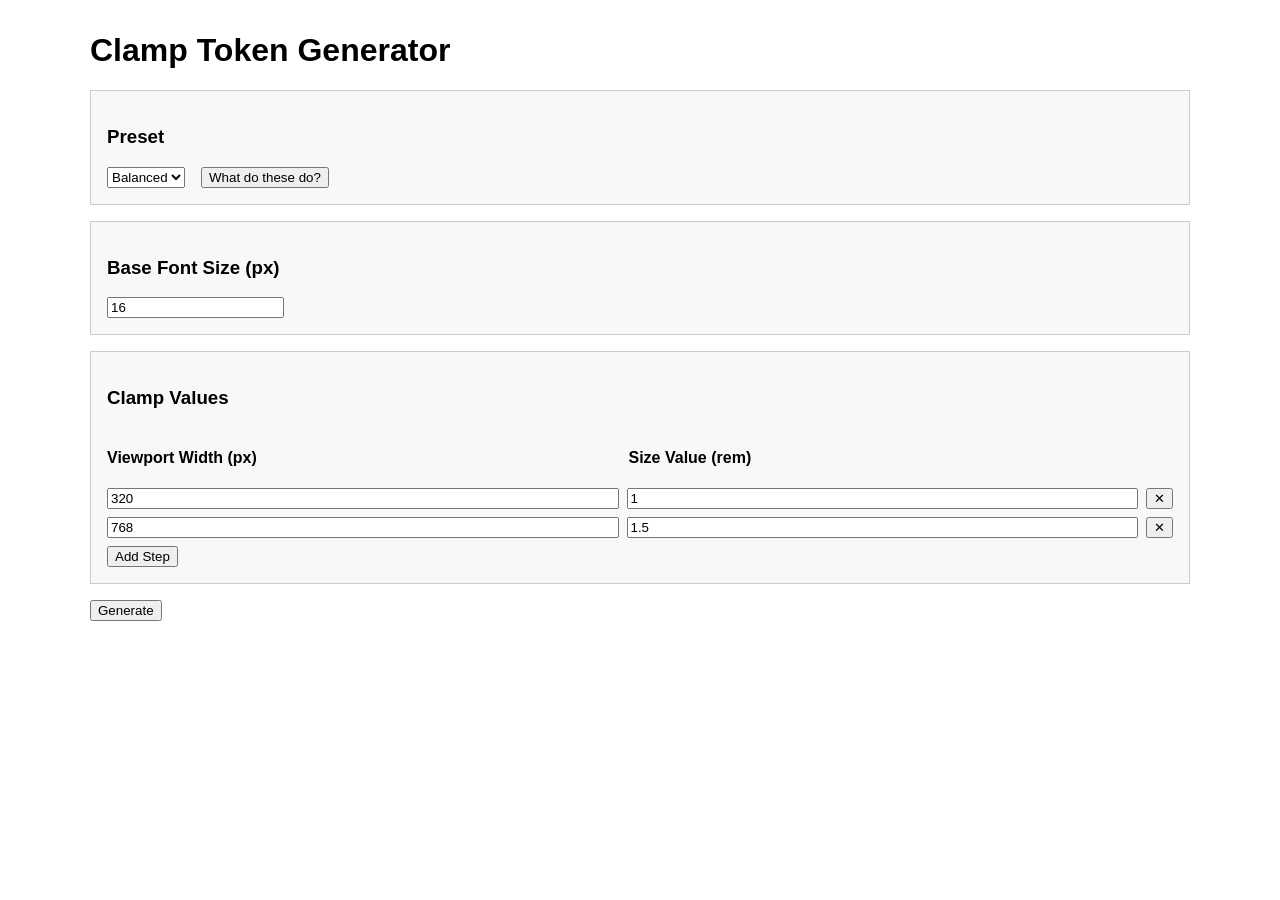
<file: fullSystem.html>
<!doctype html>
<html lang="en">
  <head>
    <meta charset="UTF-8" />
    <meta name="viewport" content="width=device-width, initial-scale=1.0" />
    <title>Clamp Token Generator</title>

    <style>
      body {
        font-family: Arial, sans-serif;
        max-width: 1100px;
        margin: 2rem auto;
        padding: 0 1rem;
      }

      .section {
        margin-top: 1rem;
        padding: 1rem;
        background: #f8f8f8;
        border: 1px solid #ccc;
      }

      .preset-wrapper {
        display: flex;
        gap: 1rem;
      }

      .titles {
        display: flex;
        width: calc(100% - 23px);
      }

      .titles * {
        width: 100%;
      }

      .row {
        display: flex;
        gap: 0.5rem;
        margin-bottom: 0.5rem;
      }

      .row input {
        width: 100%;
      }

      .generate-button {
        margin: 1rem 0;
      }

      .output-container:not(:has(h2)) {
        display: none;
      }

      .copy-box {
        display: flex;
        /* justify-content: space-between; */
        gap: 1rem;
      }

      .copy-box button {
        height: fit-content;
        margin-top: 12px;
      }

      pre {
        background: #eee;
        padding: 1rem;
        white-space: pre-wrap;
      }

      button {
        cursor: pointer;
      }

      .modal {
        position: fixed;
        inset: 0;
        background: rgba(0, 0, 0, 0.5);
        display: flex;
        align-items: center;
        justify-content: center;
        padding: 1rem;
        z-index: 999;
      }

      .modal.hidden {
        display: none;
      }

      .modal-content {
        background: #fff;
        max-width: 600px;
        width: 100%;
        max-height: 85vh;
        display: flex;
        flex-direction: column;
        overflow: hidden;
        border-radius: 8px;
        position: relative;
      }

      .modal-content-inner {
        padding: 1rem;
        overflow-y: auto;
      }

      .close-btn {
        position: absolute;
        top: 0.5rem;
        right: 0.5rem;
        border: none;
        background: transparent;
        font-size: 1.5rem;
        cursor: pointer;
        line-height: 1;
        opacity: 0.7;
      }

      .close-btn:hover {
        opacity: 1;
      }
    </style>
  </head>

  <body>
    <h1>Clamp Token Generator</h1>

    <!-- PRESET -->
    <div class="section">
      <h3>Preset</h3>
      <div class="preset-wrapper">
        <select id="preset">
          <option value="compact">Compact</option>
          <option value="balanced" selected>Balanced</option>
          <option value="wide">Wide</option>
        </select>
        <button onclick="openPresetModal()">What do these do?</button>
      </div>
    </div>

    <!-- BASE FONT -->
    <div class="section">
      <h3>Base Font Size (px)</h3>
      <input type="number" id="base" value="16" />
    </div>

    <!-- INPUT -->
    <div class="section">
      <h3>Clamp Values</h3>
      <div class="titles">
        <h4>Viewport Width (px)</h4>
        <h4>Size Value (rem)</h4>
      </div>
      <div id="points"></div>
      <button onclick="addRow()">Add Step</button>
    </div>

    <button class="generate-button" onclick="generate()">Generate</button>

    <div id="output" class="section output-container"></div>

    <div id="presetModal" class="modal hidden">
      <div class="modal-content">
        <button class="close-btn" onclick="closePresetModal()">✕</button>

        <div class="modal-content-inner">
          <h2>Preset Behavior Explained</h2>

          <p>
            Presets do NOT change breakpoints or structure. They only adjust the
            intensity of scaling across the system.
          </p>

          <hr />

          <h3>Compact</h3>
          <ul>
            <li>Reduces spacing growth (0.85×)</li>
            <li>Reduces typography growth (0.9×)</li>
            <li>Flatter, denser scaling curve</li>
          </ul>

          <h3>Balanced (Default)</h3>
          <ul>
            <li>No scaling modification (1×)</li>
            <li>Pure interpolation between breakpoints</li>
          </ul>

          <h3>Wide</h3>
          <ul>
            <li>Increases spacing growth (1.2×)</li>
            <li>Increases typography growth (1.25×)</li>
            <li>More aggressive responsive scaling</li>
          </ul>

          <hr />

          <p>
            ⚠️ Presets affect slope magnitude only — not the math model itself.
          </p>
        </div>
      </div>
    </div>

    <script>
      // ----------------------
      // STATE
      // ----------------------
      const uiState = {
        spaceRoot: true,
        typeRoot: true,
      };

      const presets = {
        compact: { space: 0.85, type: 0.9 },
        balanced: { space: 1, type: 1 },
        wide: { space: 1.2, type: 1.25 },
      };

      // init
      addRow(320, 1);
      addRow(768, 1.5);

      function base() {
        return parseFloat(document.getElementById("base").value);
      }

      function rem(px) {
        return px / base();
      }

      function addRow(px = 1024, val = 2) {
        const el = document.createElement("div");
        el.className = "row";
        el.innerHTML = `
        <input type="number" value="${px}">
        <input type="number" value="${val}">
        <button onclick="this.parentElement.remove()">✕</button>
    `;
        document.getElementById("points").appendChild(el);
      }

      // ----------------------
      // GENERATE CORE
      // ----------------------
      function generate() {
        const preset = presets[document.getElementById("preset").value];

        const rows = [...document.querySelectorAll(".row")];

        const points = rows
          .map((r) => ({
            px: +r.children[0].value,
            val: +r.children[1].value,
            rem:
              +r.children[0].value /
              parseFloat(document.getElementById("base").value),
          }))
          .filter((p) => !isNaN(p.px) && !isNaN(p.val) && !isNaN(p.rem))
          .sort((a, b) => a.px - b.px);

        let spaceTokens = [];
        let typeTokens = [];

        for (let i = 0; i < points.length - 1; i++) {
          const a = points[i];
          const b = points[i + 1];

          // =========================
          // SPACING SYSTEM
          // =========================
          const mSpace = (b.val - a.val) / (b.rem - a.rem);
          const bSpace = a.val - mSpace * a.rem;
          const vwSpace = mSpace * 100 * preset.space;

          spaceTokens.push({
            name: `--space-${i + 1}`,
            clamp: `clamp(
  ${a.val}rem,
  calc(${vwSpace.toFixed(4)}vw + ${bSpace.toFixed(4)}rem),
  ${b.val}rem
)`,

            breakdown: {
              steps: [
                {
                  title: "px → rem conversion",
                  formula: "rem = px ÷ baseFontSize",
                  explanation: `A: ${a.px}px ÷ base = ${a.rem.toFixed(4)}rem
B: ${b.px}px ÷ base = ${b.rem.toFixed(4)}rem`,
                },

                {
                  title: "Slope (m)",
                  formula: "m = (y₂ - y₁) ÷ (x₂ - x₁)",
                  explanation: `m = (${b.val} - ${a.val}) ÷ (${b.rem.toFixed(4)} - ${a.rem.toFixed(4)})
m = ${mSpace.toFixed(6)}`,
                },

                {
                  title: "Intercept (b)",
                  formula: "b = y₁ - m × x₁",
                  explanation: `b = ${a.val} - (${mSpace.toFixed(6)} × ${a.rem.toFixed(4)})
b = ${bSpace.toFixed(6)}`,
                },

                {
                  title: "VW conversion",
                  formula: "vw = m × 100 × multiplier",
                  explanation: `vw = ${mSpace.toFixed(6)} × 100 × ${preset.space}
vw = ${vwSpace.toFixed(4)}vw`,
                },

                {
                  title: "Final clamp",
                  formula: "clamp(min, calc(vw + b), max)",
                  explanation: `clamp(${a.val}rem, calc(${vwSpace.toFixed(4)}vw + ${bSpace.toFixed(6)}rem), ${b.val}rem)`,
                },
              ],
            },
          });

          // =========================
          // TYPOGRAPHY SYSTEM
          // =========================
          const aT = a.val * preset.type;
          const bT = b.val * preset.type;

          const mType = (bT - aT) / (b.rem - a.rem);
          const bType = aT - mType * a.rem;
          const vwType = mType * 100;

          typeTokens.push({
            name: `--text-${i + 1}`,
            clamp: `clamp(
  ${aT.toFixed(2)}rem,
  calc(${vwType.toFixed(4)}vw + ${bType.toFixed(4)}rem),
  ${bT.toFixed(2)}rem
)`,

            breakdown: {
              steps: [
                {
                  title: "Typography scaling",
                  formula: "value × typeMultiplier",
                  explanation: `A: ${a.val} × ${preset.type} = ${aT.toFixed(2)}rem
B: ${b.val} × ${preset.type} = ${bT.toFixed(2)}rem`,
                },

                {
                  title: "Slope (m)",
                  formula: "m = (y₂ - y₁) ÷ (x₂ - x₁)",
                  explanation: `m = (${bT.toFixed(2)} - ${aT.toFixed(2)}) ÷ (${b.rem.toFixed(4)} - ${a.rem.toFixed(4)})
m = ${mType.toFixed(6)}`,
                },

                {
                  title: "Intercept (b)",
                  formula: "b = y₁ - m × x₁",
                  explanation: `b = ${aT.toFixed(2)} - (${mType.toFixed(6)} × ${a.rem.toFixed(4)})
b = ${bType.toFixed(6)}`,
                },

                {
                  title: "VW conversion",
                  formula: "vw = m × 100",
                  explanation: `vw = ${mType.toFixed(6)} × 100
vw = ${vwType.toFixed(4)}vw`,
                },

                {
                  title: "Final clamp",
                  formula: "clamp(min, calc(vw + b), max)",
                  explanation: `clamp(${aT.toFixed(2)}rem, calc(${vwType.toFixed(4)}vw + ${bType.toFixed(6)}rem), ${bT.toFixed(2)}rem)`,
                },
              ],
            },
          });
        }

        render(spaceTokens, typeTokens);
      }
      // ----------------------
      // RENDER
      // ----------------------
      function render(space, type) {
        const spaceWrap = document.getElementById("spaceRoot")?.checked ?? true;
        const typeWrap = document.getElementById("typeRoot")?.checked ?? true;

        const spaceCSS = space
          .map((t) => `  ${t.name}: ${t.clamp};`)
          .join("\n");
        const typeCSS = type.map((t) => `  ${t.name}: ${t.clamp};`).join("\n");

        const spaceOut = spaceWrap ? `:root {\n${spaceCSS}\n}` : spaceCSS;
        const typeOut = typeWrap ? `:root {\n${typeCSS}\n}` : typeCSS;

        document.getElementById("output").innerHTML = `

<h2>Spacing Tokens</h2>
<label><input type="checkbox" id="spaceRoot" ${spaceWrap ? "checked" : ""} onchange="generate()"> :root wrapper</label>

<div class="copy-box">
<pre id="spaceCode">${spaceOut}</pre>
<button onclick="copy('spaceCode')">Copy</button>
</div>

<h2>Typography Tokens</h2>
<label><input type="checkbox" id="typeRoot" ${typeWrap ? "checked" : ""} onchange="generate()"> :root wrapper</label>

<div class="copy-box">
<pre id="typeCode">${typeOut}</pre>
<button onclick="copy('typeCode')">Copy</button>
</div>

<h2>Spacing Breakdown</h2>

${space
  .map(
    (t, i) => `
<div class="section">
<strong>Space ${i + 1}</strong><br><br>

${t.breakdown.steps
  .map(
    (step) => `
<b>${step.title}</b><br>
Formula: <code>${step.formula}</code><br>
<pre>${step.explanation}</pre><br>
`,
  )
  .join("")}

</div>
`,
  )
  .join("")}

<h2>Typography Breakdown</h2>

${type
  .map(
    (t, i) => `
<div class="section">
<strong>Text ${i + 1}</strong><br><br>

${t.breakdown.steps
  .map(
    (step) => `
<b>${step.title}</b><br>
Formula: <code>${step.formula}</code><br>
<pre>${step.explanation}</pre><br>
`,
  )
  .join("")}

</div>
`,
  )
  .join("")}
`;
      }
      function render(space, type) {
        const spaceWrap = document.getElementById("spaceRoot")?.checked ?? true;
        const typeWrap = document.getElementById("typeRoot")?.checked ?? true;

        const spaceCSS = space
          .map((t) => `  ${t.name}: ${t.clamp};`)
          .join("\n");
        const typeCSS = type.map((t) => `  ${t.name}: ${t.clamp};`).join("\n");

        const spaceOut = spaceWrap ? `:root {\n${spaceCSS}\n}` : spaceCSS;
        const typeOut = typeWrap ? `:root {\n${typeCSS}\n}` : typeCSS;

        document.getElementById("output").innerHTML = `

<h2>Spacing Tokens</h2>
<label><input type="checkbox" id="spaceRoot" ${spaceWrap ? "checked" : ""} onchange="generate()"> :root wrapper</label>

<div class="copy-box">
<pre id="spaceCode">${spaceOut}</pre>
<button onclick="copy('spaceCode')">Copy</button>
</div>

<h2>Typography Tokens</h2>
<label><input type="checkbox" id="typeRoot" ${typeWrap ? "checked" : ""} onchange="generate()"> :root wrapper</label>

<div class="copy-box">
<pre id="typeCode">${typeOut}</pre>
<button onclick="copy('typeCode')">Copy</button>
</div>

<h2>Spacing Breakdown</h2>

${space
  .map(
    (t, i) => `
<div class="section">
<strong>Space ${i + 1}</strong><br><br>

${t.breakdown.steps
  .map(
    (step) => `
<b>${step.title}</b><br>
Formula: <code>${step.formula}</code><br>
<pre>${step.explanation}</pre><br>
`,
  )
  .join("")}

</div>
`,
  )
  .join("")}

<h2>Typography Breakdown</h2>

${type
  .map(
    (t, i) => `
<div class="section">
<strong>Text ${i + 1}</strong><br><br>

${t.breakdown.steps
  .map(
    (step) => `
<b>${step.title}</b><br>
Formula: <code>${step.formula}</code><br>
<pre>${step.explanation}</pre><br>
`,
  )
  .join("")}

</div>
`,
  )
  .join("")}
`;
      }

      // ----------------------
      // UI helpers
      // ----------------------
      function toggle(key, val) {
        uiState[key] = val;
        generate();
      }

      function presetSelect() {
        return document.getElementById("preset");
      }

      function copy() {
        navigator.clipboard.writeText(
          document.getElementById("code").innerText,
        );
      }

      function openPresetModal() {
        document.getElementById("presetModal").classList.remove("hidden");
      }

      function closePresetModal() {
        document.getElementById("presetModal").classList.add("hidden");
      }

      // click outside to close
      document.addEventListener("click", (e) => {
        const modal = document.getElementById("presetModal");
        if (e.target === modal) {
          closePresetModal();
        }
      });
    </script>
  </body>
</html>
</file>
<file: assets/css/style.css>
:root {
  color-scheme: dark;
  font-family:
    Inter, ui-sans-serif, system-ui, -apple-system, BlinkMacSystemFont, "Segoe UI",
    sans-serif;
  font-synthesis: none;
  text-rendering: optimizeLegibility;
  --page: #0a0f18;
  --panel: #111a27;
  --panel-raised: #162231;
  --border: #263547;
  --text: #e6edf5;
  --muted: #91a0b3;
  --accent: #a3e635;
  --accent-strong: #bef264;
  --blue: #70c8ff;
  --mono: "SFMono-Regular", Consolas, "Liberation Mono", monospace;
}

* {
  box-sizing: border-box;
}

html {
  min-width: 320px;
  background:
    radial-gradient(ellipse at 80% 0%, rgb(33 72 91 / 22%), transparent 42%),
    var(--page);
}

body {
  position: relative;
  isolation: isolate;
  max-width: 1200px;
  min-height: 100vh;
  margin: 0 auto;
  padding: clamp(2.5rem, 8vw, 6rem) clamp(1.25rem, 5vw, 3rem);
  color: var(--text);
  background: transparent;
  font-size: 1rem;
  line-height: 1.65;
}

body::before {
  position: fixed;
  z-index: -1;
  inset: 0;
  background-image:
    linear-gradient(rgb(255 255 255 / 2.2%) 1px, transparent 1px),
    linear-gradient(90deg, rgb(255 255 255 / 2.2%) 1px, transparent 1px);
  background-size: 40px 40px;
  content: "";
  mask-image: linear-gradient(to bottom, black, transparent 80%);
  pointer-events: none;
}

.site-shell {
  width: min(100%, 960px);
  margin: 0 auto;
}

.page-header {
  margin: 1.75rem 0 2.5rem;
}

.eyebrow,
.tool-card__index {
  color: var(--accent);
  font-family: var(--mono);
  font-size: 0.75rem;
  font-weight: 600;
  letter-spacing: 0.09em;
  text-transform: uppercase;
}

h1,
h2,
h3,
h4,
p {
  margin-top: 0;
}

h1 {
  margin-bottom: 0.65rem;
  font-size: clamp(2.25rem, 6vw, 4rem);
  font-weight: 650;
  letter-spacing: -0.055em;
  line-height: 1.1;
}

h2 {
  font-size: clamp(1.35rem, 3vw, 1.8rem);
  letter-spacing: -0.03em;
}

h3,
h4 {
  margin-bottom: 0.65rem;
}

.page-intro {
  max-width: 62ch;
  margin-bottom: 0;
  color: var(--muted);
  font-size: 1.05rem;
}

.breadcrumb {
  display: inline-flex;
  align-items: center;
  color: var(--muted);
  font-family: var(--mono);
  font-size: 0.82rem;
}

.breadcrumb::before {
  margin-right: 0.55rem;
  color: var(--accent);
  content: "<";
}

.breadcrumb:hover {
  color: var(--text);
}

a {
  color: var(--blue);
  text-decoration: none;
}

a:hover {
  color: var(--accent-strong);
}

.tool-grid {
  display: grid;
  grid-template-columns: repeat(auto-fit, minmax(min(100%, 280px), 1fr));
  gap: 1rem;
}

.tool-card {
  display: flex;
  min-height: 225px;
  flex-direction: column;
  align-items: flex-start;
  padding: 1.5rem;
  border: 1px solid var(--border);
  border-radius: 14px;
  background:
    linear-gradient(145deg, rgb(112 200 255 / 4%), transparent 55%),
    var(--panel);
  transition:
    border-color 160ms ease,
    background-color 160ms ease,
    transform 160ms ease;
}

.tool-card:hover {
  transform: translateY(-3px);
  border-color: #547044;
  background-color: var(--panel-raised);
}

.tool-card__index {
  margin-bottom: 1.2rem;
}

.tool-card__title {
  margin-bottom: 0.5rem;
  color: var(--text);
  font-size: 1.35rem;
  font-weight: 650;
  letter-spacing: -0.025em;
}

.tool-card__description {
  color: var(--muted);
  line-height: 1.55;
}

.tool-card__action {
  margin-top: auto;
  padding-top: 1.25rem;
  color: var(--accent);
  font-family: var(--mono);
  font-size: 0.82rem;
}

.form-group {
  display: grid;
  grid-template-columns: minmax(0, 1fr) minmax(0, 300px);
  align-items: center;
  gap: 1rem;
  margin-bottom: 0.75rem;
  padding: 0.85rem 1rem;
  border: 1px solid var(--border);
  border-radius: 10px;
  background: rgb(17 26 39 / 82%);
}

label {
  font-weight: 550;
}

input,
select,
button {
  min-height: 2.75rem;
  border: 1px solid var(--border);
  border-radius: 8px;
  font: inherit;
}

input,
select {
  width: 100%;
  min-width: 0;
  padding: 0.55rem 0.75rem;
  color: var(--text);
  background: #0b121c;
  color-scheme: dark;
}

input[type="checkbox"] {
  width: 1rem;
  min-height: 1rem;
  accent-color: var(--accent);
  vertical-align: middle;
}

button {
  display: inline-flex;
  align-items: center;
  justify-content: center;
  padding: 0.55rem 1rem;
  color: #17210b;
  background: var(--accent);
  border-color: var(--accent);
  cursor: pointer;
  font-weight: 650;
  transition:
    background-color 160ms ease,
    border-color 160ms ease,
    transform 160ms ease;
}

button:hover {
  transform: translateY(-1px);
  border-color: var(--accent-strong);
  background: var(--accent-strong);
}

button:active {
  transform: translateY(0);
}

:focus-visible {
  outline: 3px solid var(--blue);
  outline-offset: 3px;
}

button:focus:not(:focus-visible),
a:focus:not(:focus-visible) {
  outline: none;
}

.section,
.output {
  margin-top: 1rem;
  padding: clamp(1rem, 3vw, 1.5rem);
  border: 1px solid var(--border);
  border-radius: 12px;
  background: rgb(17 26 39 / 92%);
}

.section h3 {
  color: var(--text);
}

.preset-wrapper,
.copy-row,
.copy-box {
  display: flex;
  align-items: center;
  gap: 0.75rem;
}

.preset-wrapper select {
  max-width: 280px;
}

.titles,
.row {
  display: grid;
  grid-template-columns: minmax(0, 1fr) minmax(0, 1fr) auto;
  align-items: center;
  gap: 0.75rem;
}

.titles {
  margin-bottom: 0.5rem;
}

.titles h4 {
  margin-bottom: 0;
  color: var(--muted);
  font-family: var(--mono);
  font-size: 0.75rem;
  font-weight: 500;
  text-transform: uppercase;
}

.row {
  margin-bottom: 0.5rem;
}

.row button {
  width: 2.75rem;
  padding: 0;
}

.generate-button {
  margin: 1rem 0;
}

.output-container:not(:has(h2)) {
  display: none;
}

.output h2 {
  margin-top: 1.75rem;
}

.output h2:first-child {
  margin-top: 0;
}

.copy-row {
  align-items: stretch;
}

.copy-row code {
  flex: 1;
  min-width: 0;
}

.copy-row button,
.copy-box button {
  flex: 0 0 auto;
}

.copy-btn {
  color: var(--text);
  border-color: var(--border);
  background: var(--panel-raised);
}

.copy-btn:hover {
  color: var(--text);
  border-color: #547044;
  background: #1c2a38;
}

.step {
  margin-bottom: 0.75rem;
  padding: 1rem;
  border: 1px solid var(--border);
  border-radius: 9px;
  color: var(--muted);
  background: #0d1520;
}

.step strong {
  color: var(--text);
}

code,
pre {
  font-family: var(--mono);
  font-size: 0.88em;
}

p code {
  padding: 0.15rem 0.35rem;
  border: 1px solid var(--border);
  border-radius: 5px;
  color: var(--accent-strong);
  background: #0d1520;
}

.output code,
pre,
.copy-box pre {
  overflow: auto;
  padding: 1rem;
  border: 1px solid var(--border);
  border-radius: 8px;
  color: #d7e7f5;
  background: #080d14;
  white-space: pre-wrap;
}

.output code {
  display: block;
  white-space: nowrap;
}

.step pre {
  margin-bottom: 0;
}

.modal {
  position: fixed;
  z-index: 10;
  inset: 0;
  display: flex;
  align-items: center;
  justify-content: center;
  padding: 1rem;
  background: rgb(3 7 12 / 78%);
  backdrop-filter: blur(6px);
}

.modal.hidden {
  display: none;
}

.modal-content {
  position: relative;
  display: flex;
  width: min(100%, 600px);
  max-height: 85vh;
  flex-direction: column;
  overflow: hidden;
  border: 1px solid var(--border);
  border-radius: 14px;
  background: var(--panel);
  box-shadow: 0 24px 80px rgb(0 0 0 / 45%);
}

.modal-content-inner {
  overflow-y: auto;
  padding: 1.5rem;
}

.close-btn {
  position: absolute;
  top: 0.75rem;
  right: 0.75rem;
  width: 2.5rem;
  min-height: 2.5rem;
  padding: 0;
  color: var(--muted);
  border: 0;
  background: transparent;
  font-size: 1.35rem;
}

.close-btn:hover {
  color: var(--text);
  background: var(--panel-raised);
}

[hidden] {
  display: none !important;
}

@media (max-width: 600px) {
  body {
    padding-top: 2rem;
    padding-bottom: 3rem;
  }

  .page-header {
    margin-bottom: 1.75rem;
  }

  .form-group {
    grid-template-columns: 1fr;
    gap: 0.45rem;
  }

  .preset-wrapper,
  .copy-row,
  .copy-box {
    align-items: stretch;
    flex-direction: column;
  }

  .preset-wrapper select {
    max-width: none;
  }

  .titles,
  .row {
    gap: 0.5rem;
  }

  .titles h4 {
    font-size: 0.65rem;
  }

  .copy-row button,
  .copy-box button {
    align-self: flex-start;
  }
}

@media (prefers-reduced-motion: reduce) {
  *,
  *::before,
  *::after {
    scroll-behavior: auto !important;
    transition-duration: 0.01ms !important;
  }
}
.accordion {
  margin-top: 1rem;
  border: 1px solid var(--border);
  border-radius: 12px;
  background: rgb(17 26 39 / 92%);
}

.accordion > summary {
  padding: 1rem 1.25rem;
  color: var(--text);
  cursor: pointer;
  font-size: 1.1rem;
  font-weight: 650;
}

.accordion[open] > summary {
  border-bottom: 1px solid var(--border);
}

.accordion__body {
  padding: 1rem 1.25rem 1.25rem;
}

.accordion__body .section {
  margin-top: 0;
  margin-bottom: 0.75rem;
}

.field-grid {
  display: grid;
  grid-template-columns: repeat(auto-fit, minmax(160px, 1fr));
  gap: 0.75rem;
  margin-bottom: 0.75rem;
}

.field-grid label {
  display: grid;
  gap: 0.35rem;
  color: var(--muted);
  font-size: 0.9rem;
}

.type-sample {
  margin: 0.25rem 0 0.75rem;
  color: var(--text);
}

.typography-options {
  margin: 0.75rem 0 1rem;
}

.typography-options + label {
  display: block;
  margin-top: 0.75rem;
}

.option-note {
  color: var(--muted);
  font-size: 0.9rem;
}

.margin-fields {
  display: grid;
  grid-template-columns: repeat(2, minmax(0, 1fr));
  gap: 0.5rem;
}

.margin-fields label {
  color: var(--muted);
  font-size: 0.8rem;
}

.preview-toggle {
  display: block;
  margin-bottom: 0.5rem;
}

.preview-toolbar {
  display: flex;
  flex-wrap: wrap;
  justify-content: space-between;
  gap: 0.25rem 1rem;
  margin-bottom: 0.75rem;
  color: var(--muted);
  font-size: 0.85rem;
}

.preview-toolbar strong {
  color: var(--accent);
  font-family: var(--mono);
}

.preview-ruler {
  position: relative;
  height: 44px;
  border: 1px solid var(--border);
  border-radius: 8px;
  background: var(--panel-raised);
  touch-action: none;
  cursor: pointer;
}

.preview-handle {
  position: absolute;
  z-index: 1;
  top: 0;
  bottom: 0;
  left: var(--preview-position);
  width: 28px;
  min-height: 40px;
  padding: 0;
  border: 0;
  border-radius: 0;
  background: transparent;
  cursor: ew-resize;
  touch-action: none;
  transform: translateX(var(--preview-offset));
}

.preview-handle span {
  display: block;
  width: 4px;
  height: 100%;
  margin: auto;
  border-radius: 4px;
  background: var(--accent);
}

.preview-handle:hover {
  background: rgb(163 230 53 / 15%);
}

.preview-handle:hover,
.preview-handle:active {
  transform: translateX(var(--preview-offset));
}

.preview-limits {
  display: flex;
  justify-content: space-between;
  margin: 0.25rem 0 0.75rem;
  color: var(--muted);
  font-family: var(--mono);
  font-size: 0.8rem;
}

.preview-stage {
  overflow-x: auto;
}

.preview-frame {
  display: flow-root;
  overflow: hidden;
  container-type: inline-size;
  outline: 1px solid var(--border);
  background: var(--panel);
}

.preview-sample {
  display: flow-root;
  border-bottom: 1px solid var(--muted);
}

.preview-sample:first-child {
  border-top: 1px solid var(--muted);
}

.preview-sample--margin {
  background: rgb(255 166 75 / 35%);
}

.type-sample--line-height {
  background: rgb(112 200 255 / 35%);
}
</file>
